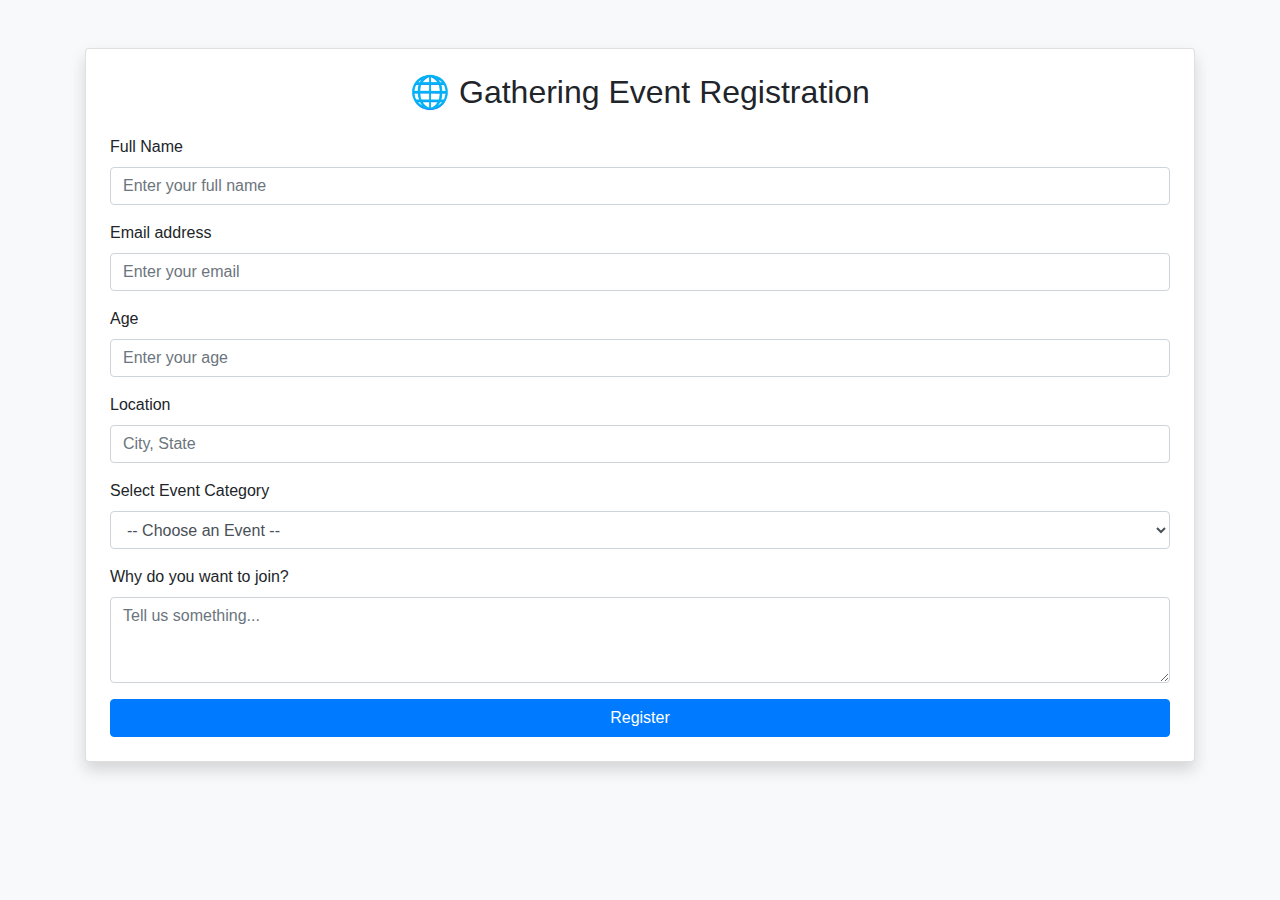
<file: eventreg.html>
<!DOCTYPE html>
<html>
<head>
  <title>Gathering Event Registration</title>
  <!-- Bootstrap CDN -->
  <link rel="stylesheet" href="https://stackpath.bootstrapcdn.com/bootstrap/4.5.2/css/bootstrap.min.css">
</head>
<body class="bg-light">

  <div class="container mt-5">
    <div class="card shadow p-4">
      <h2 class="text-center mb-4">🌐 Gathering Event Registration</h2>
      <form id="gatheringForm">
        <div class="form-group">
          <label for="name">Full Name</label>
          <input type="text" class="form-control" id="name" placeholder="Enter your full name" required>
        </div>

        <div class="form-group">
          <label for="email">Email address</label>
          <input type="email" class="form-control" id="email" placeholder="Enter your email" required>
        </div>

        <div class="form-group">
          <label for="age">Age</label>
          <input type="number" class="form-control" id="age" placeholder="Enter your age" required>
        </div>

        <div class="form-group">
          <label for="location">Location</label>
          <input type="text" class="form-control" id="location" placeholder="City, State" required>
        </div>

        <div class="form-group">
          <label for="eventType">Select Event Category</label>
          <select class="form-control" id="eventType" required>
            <option value="">-- Choose an Event --</option>
            <option>Sports</option>
            <option>Education Skills</option>
            <option>Games</option>
            <option>Hobbies</option>
            <option>Health</option>
            <option>Technology</option>
          </select>
        </div>

        <div class="form-group">
          <label for="message">Why do you want to join?</label>
          <textarea class="form-control" id="message" rows="3" placeholder="Tell us something..." required></textarea>
        </div>

        <button type="submit" class="btn btn-primary btn-block">Register</button>
        <div id="successMsg" class="alert alert-success mt-3 d-none">✅ Registration Successful!</div>
      </form>
    </div>
  </div>

  <!-- Optional JavaScript -->
  <script>
    document.getElementById("gatheringForm").addEventListener("submit", function (e) {
      e.preventDefault();
      // You can connect this to Firebase or Google Sheets
      document.getElementById("successMsg").classList.remove("d-none");
      document.getElementById("gatheringForm").reset();
    });
  </script>

</body>
</html>
</file>
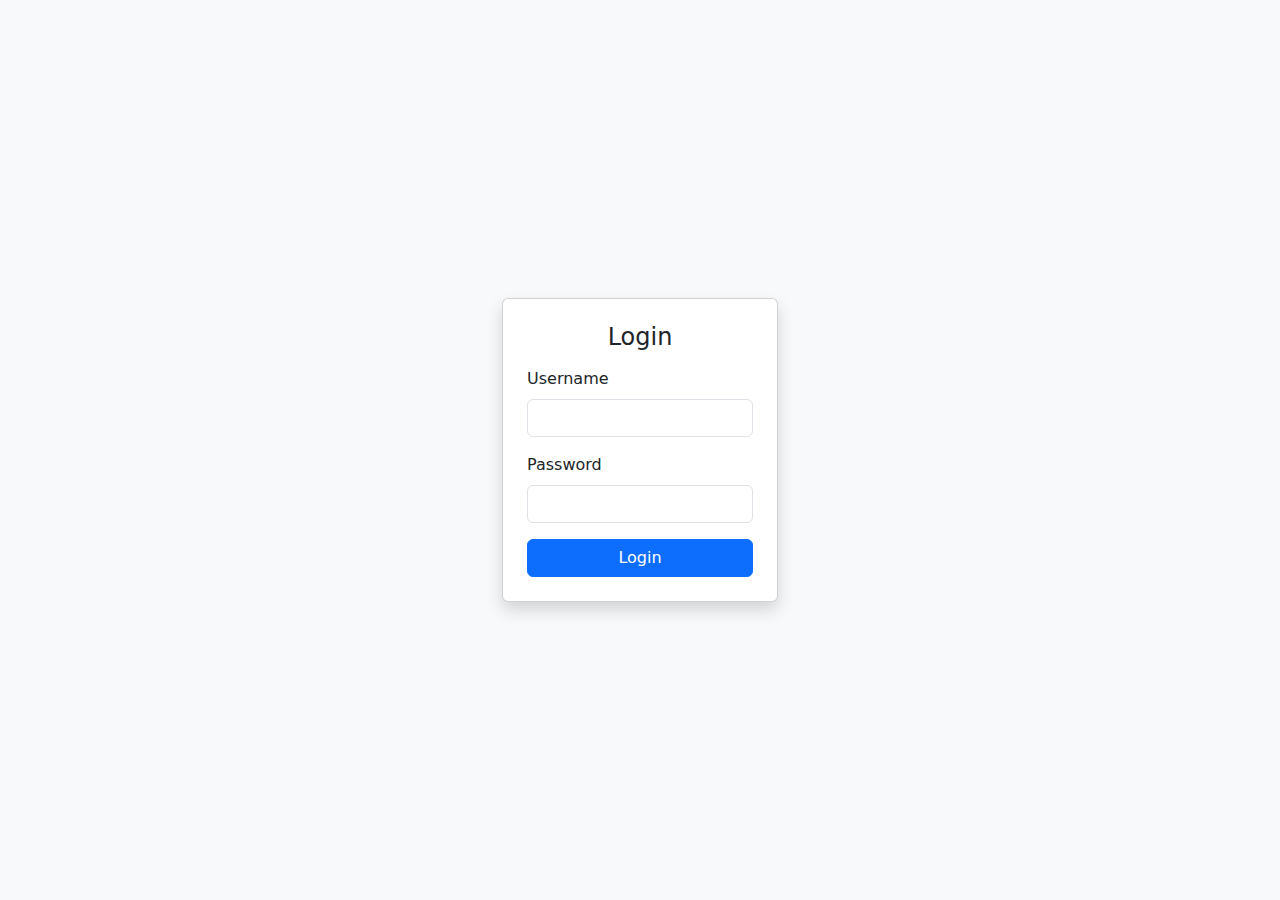
<file: login.html>
<!DOCTYPE html>
<html lang="en">
<head>
  <meta charset="UTF-8">
  <title>Login Page</title>
  <link href="https://cdn.jsdelivr.net/npm/bootstrap@5.3.0/dist/css/bootstrap.min.css" rel="stylesheet">
  <style>
    body {
      background-color: #f8f9fa;
    }
    .card {
      max-width: 400px;
      margin: auto;
    }
  </style>
</head>
<body class="d-flex justify-content-center align-items-center vh-100">
  <div class="card p-4 shadow">
    <h4 class="text-center mb-3">Login</h4>
    <form onsubmit="login(event)">
      <div class="mb-3">
        <label for="loginUser" class="form-label">Username</label>
        <input type="text" class="form-control" id="loginUser" required>
      </div>
      <div class="mb-3">
        <label for="loginPass" class="form-label">Password</label>
        <input type="password" class="form-control" id="loginPass" required>
      </div>
      <button type="submit" class="btn btn-primary w-100">Login</button>
    </form>
    <div id="alertBox" class="alert mt-3 d-none"></div>
  </div>

  <script>
    // Dummy user data (stored internally)
    const internalUsers = {
      "admin": "admin123",
      "user1": "password1",
      "sireesha": "abc123"
    };

    function showAlert(message, type) {
      const alertBox = document.getElementById("alertBox");
      alertBox.className = alert alert-${type} mt-3;
      alertBox.textContent = message;
      alertBox.classList.remove("d-none");
    }

    function login(e) {
      e.preventDefault();
      const username = document.getElementById("loginUser").value.trim();
      const password = document.getElementById("loginPass").value;

      if (internalUsers[username] && internalUsers[username] === password) {
        showAlert("Login successful!", "success");
        // You can redirect to a dashboard here if needed
        // window.location.href = "dashboard.html";
      } else {
        showAlert("Invalid username or password.", "danger");
      }
    }
  </script>

  <script src="https://cdn.jsdelivr.net/npm/bootstrap@5.3.0/dist/js/bootstrap.bundle.min.js"></script>
</body>
</html>
</file>
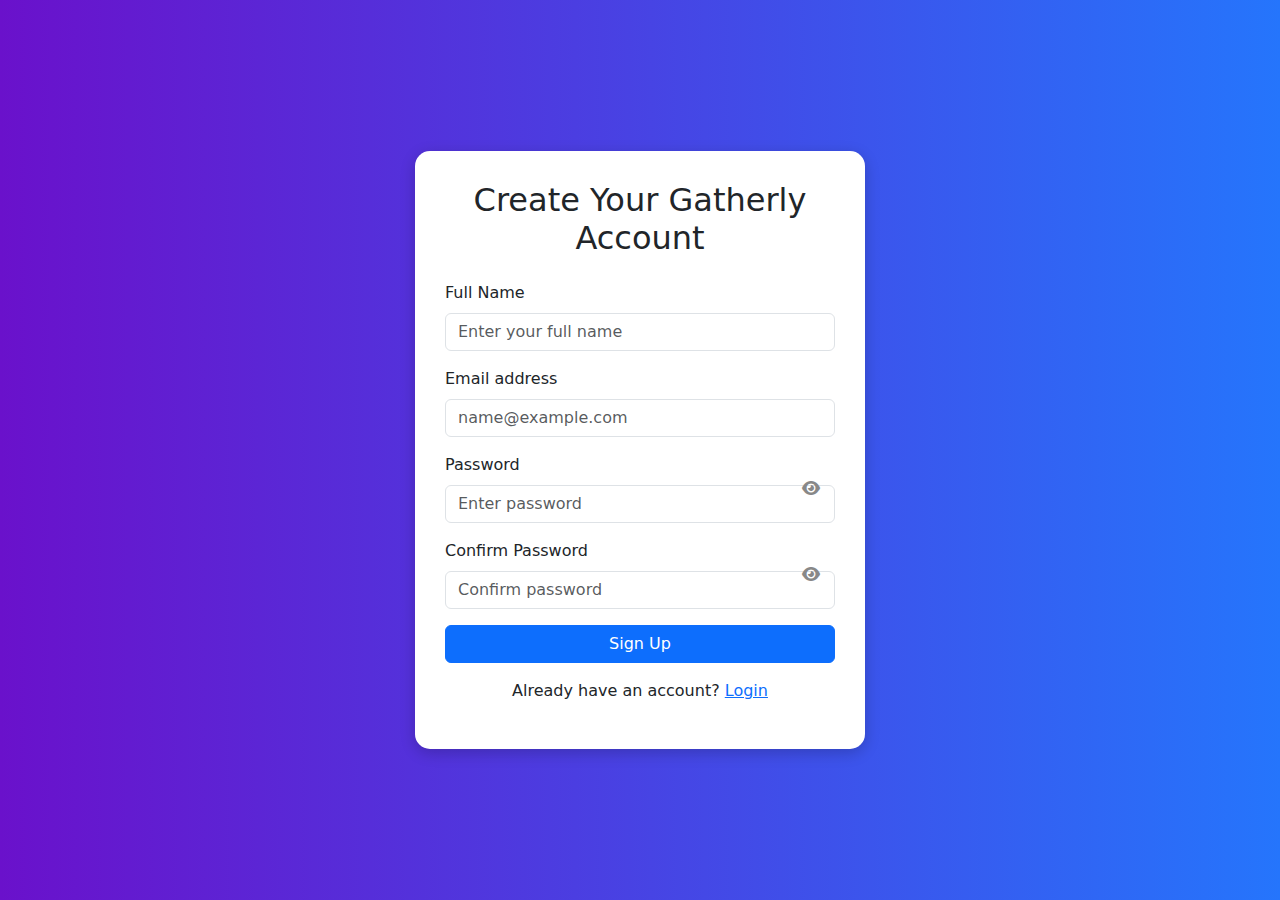
<file: signup.html>
<!DOCTYPE html>
<html lang="en">
<head>
  <meta charset="UTF-8">
  <meta name="viewport" content="width=device-width, initial-scale=1.0">
  <title>Gatherly - Sign Up</title>
  <link href="https://cdn.jsdelivr.net/npm/bootstrap@5.3.3/dist/css/bootstrap.min.css" rel="stylesheet">
  <link rel="stylesheet" href="https://cdnjs.cloudflare.com/ajax/libs/font-awesome/6.5.2/css/all.min.css">
  <style>
    body {
      background: linear-gradient(to right, #6a11cb, #2575fc);
      min-height: 100vh;
    }
    .signup-card {
      max-width: 450px;
      margin: auto;
      background: #fff;
      border-radius: 15px;
      padding: 30px;
      box-shadow: 0px 4px 15px rgba(0,0,0,0.2);
    }
    .toggle-password {
      cursor: pointer;
      position: absolute;
      right: 15px;
      top: 50%;
      transform: translateY(-50%);
      color: #888;
    }
  </style>
</head>
<body>

<div class="container d-flex justify-content-center align-items-center min-vh-100">
  <div class="signup-card">
    <h2 class="text-center mb-4">Create Your Gatherly Account</h2>
    <form id="signupForm" novalidate>
      <div class="mb-3">
        <label class="form-label">Full Name</label>
        <input type="text" class="form-control" id="name" placeholder="Enter your full name" required>
        <div class="invalid-feedback">Please enter your name.</div>
      </div>
      <div class="mb-3">
        <label class="form-label">Email address</label>
        <input type="email" class="form-control" id="email" placeholder="name@example.com" required>
        <div class="invalid-feedback">Please enter a valid email.</div>
      </div>
      <div class="mb-3 position-relative">
        <label class="form-label">Password</label>
        <input type="password" class="form-control" id="password" placeholder="Enter password" required>
        <i class="fa fa-eye toggle-password" id="togglePassword"></i>
        <div class="invalid-feedback">Password must be at least 6 characters.</div>
      </div>
      <div class="mb-3 position-relative">
        <label class="form-label">Confirm Password</label>
        <input type="password" class="form-control" id="confirmPassword" placeholder="Confirm password" required>
        <i class="fa fa-eye toggle-password" id="toggleConfirmPassword"></i>
        <div class="invalid-feedback">Passwords do not match.</div>
      </div>
      <div class="d-grid">
        <button type="submit" class="btn btn-primary">Sign Up</button>
      </div>
    </form>
    <p class="text-center mt-3">Already have an account? <a href="login.html">Login</a></p>
  </div>
</div>

<script src="https://cdn.jsdelivr.net/npm/bootstrap@5.3.3/dist/js/bootstrap.bundle.min.js"></script>
</file>
